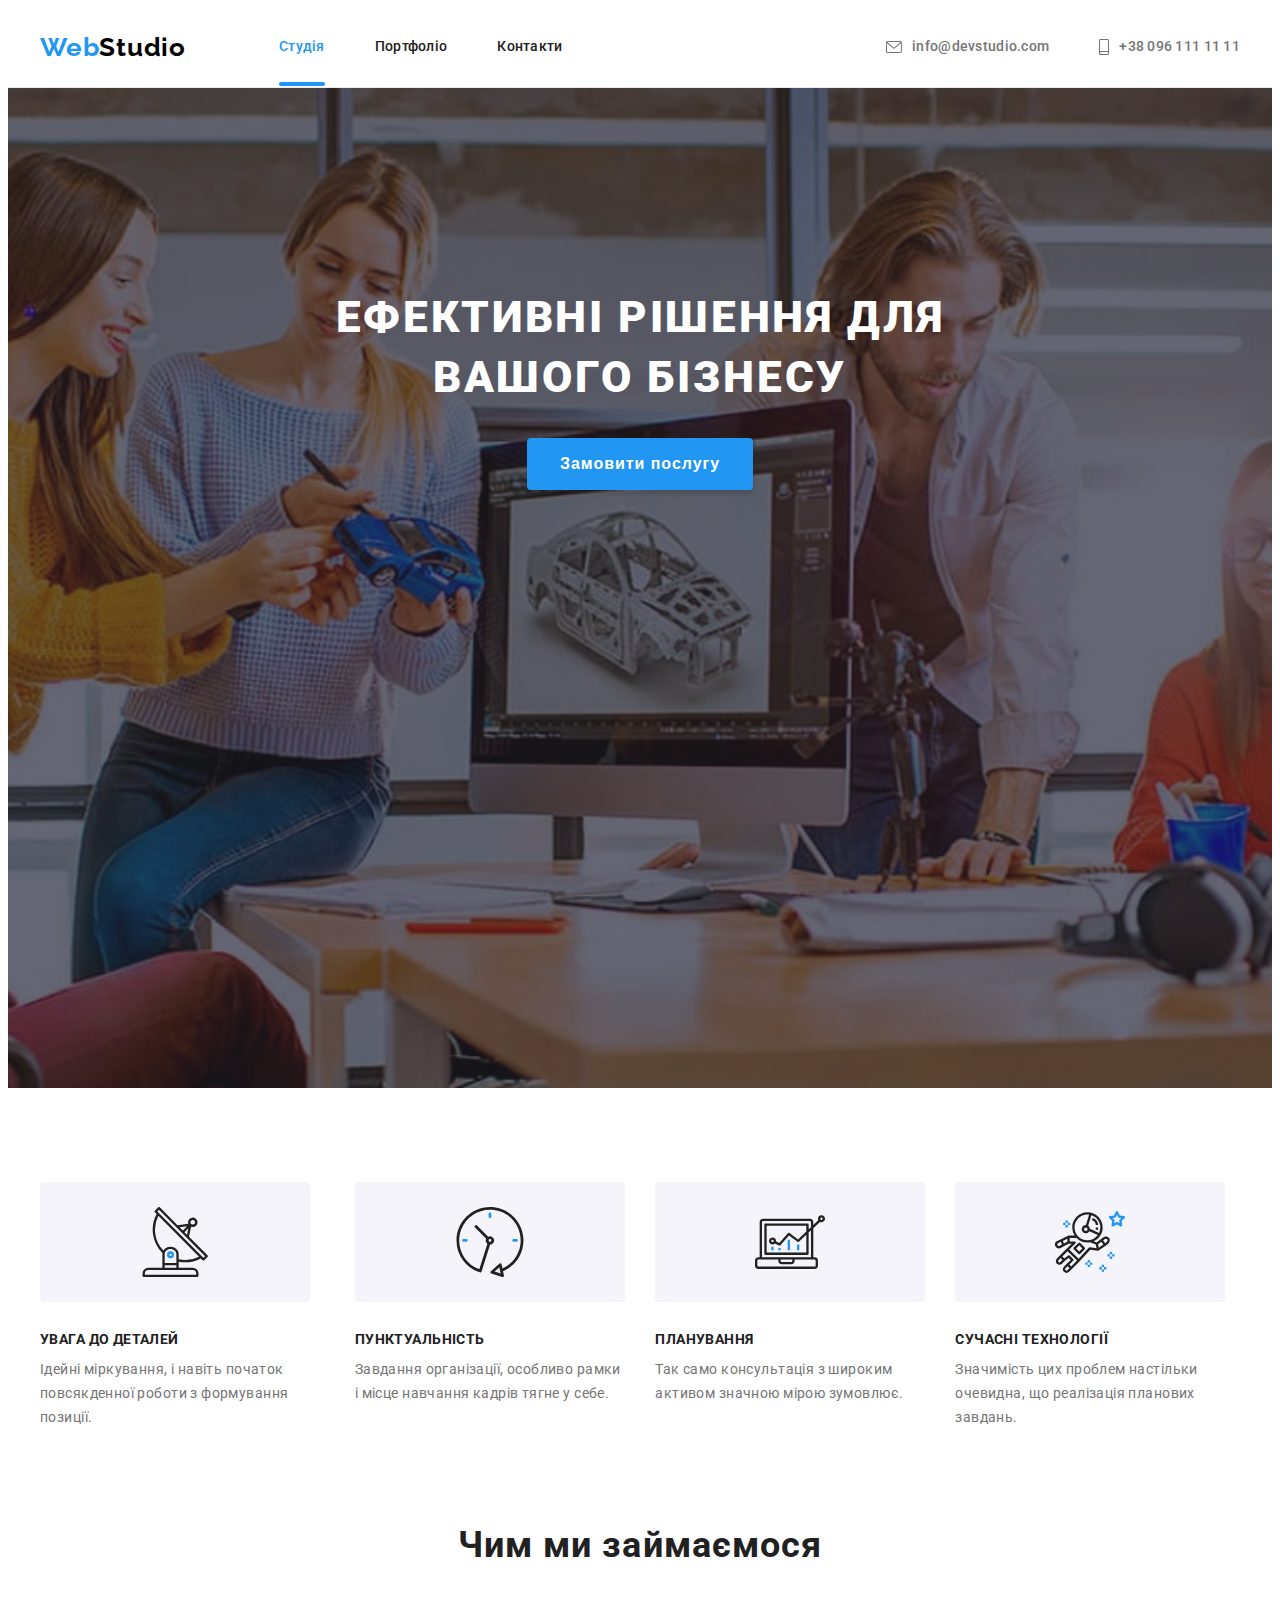
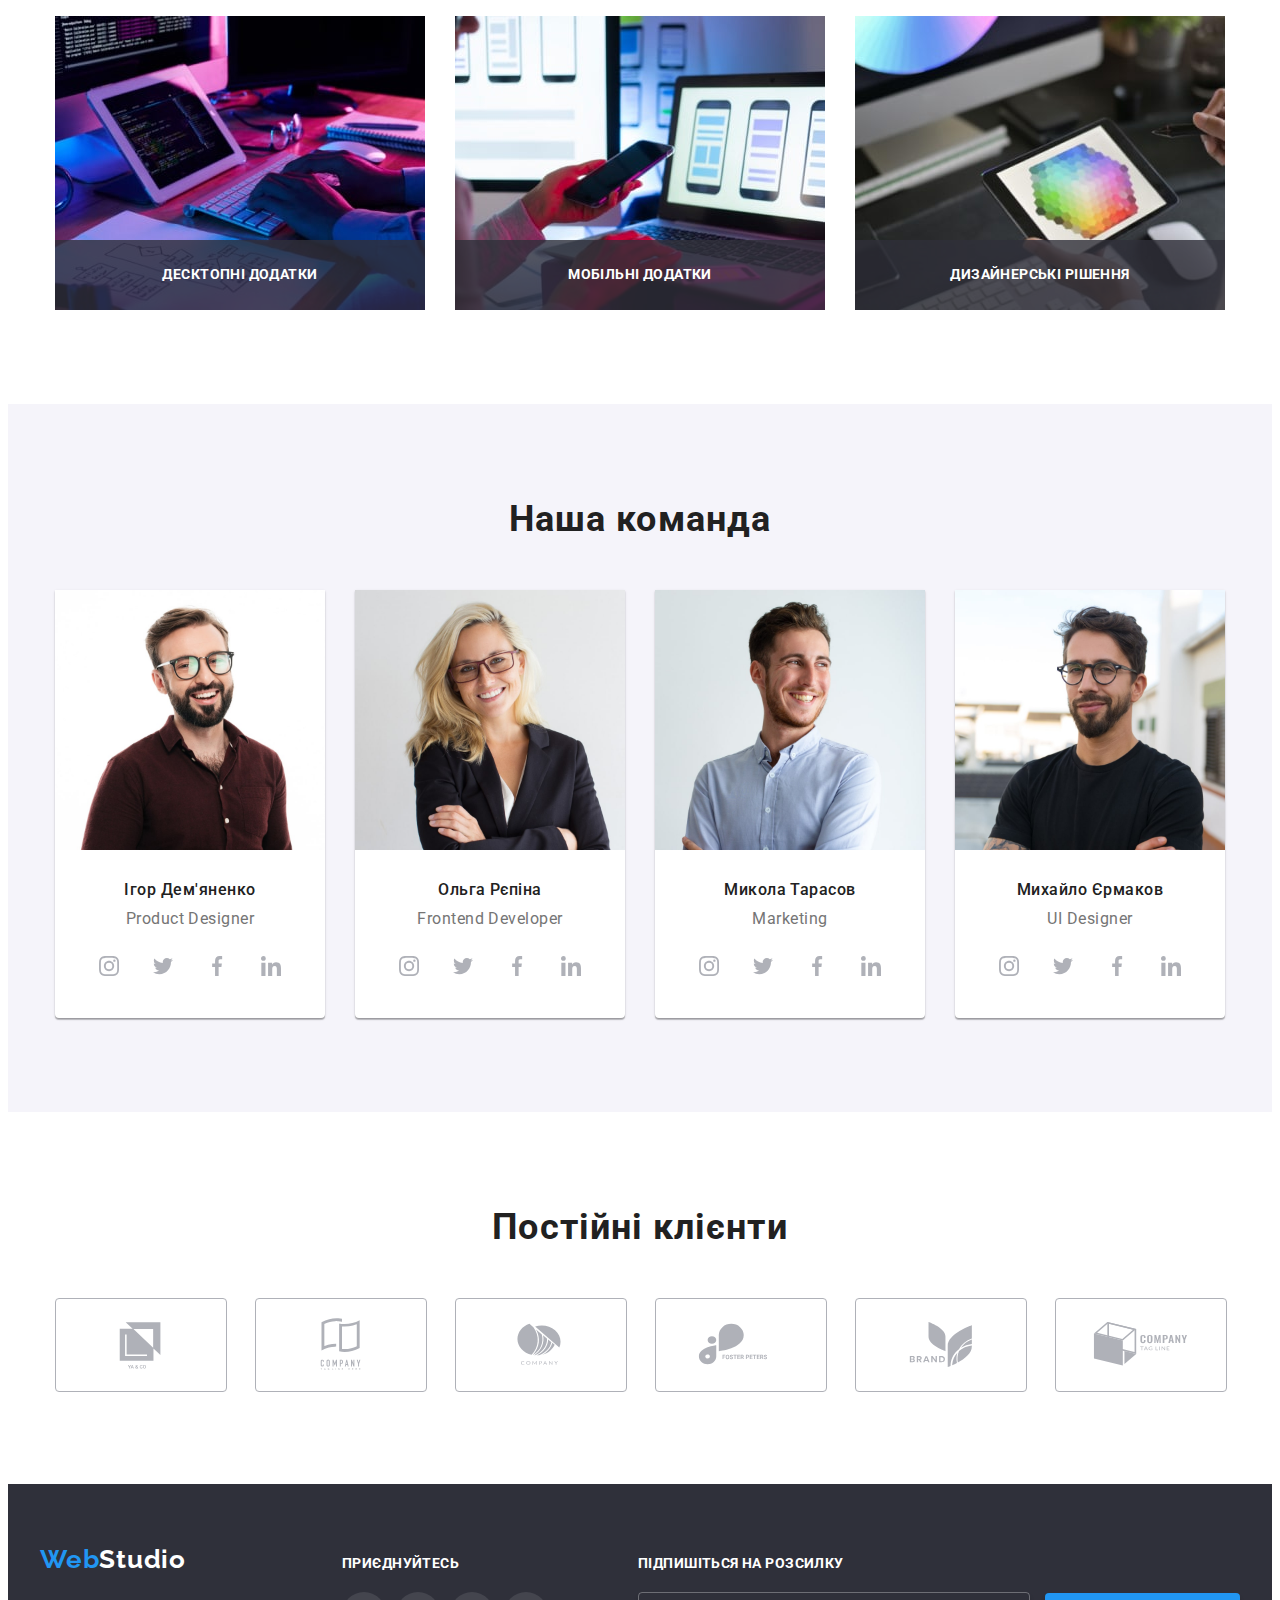
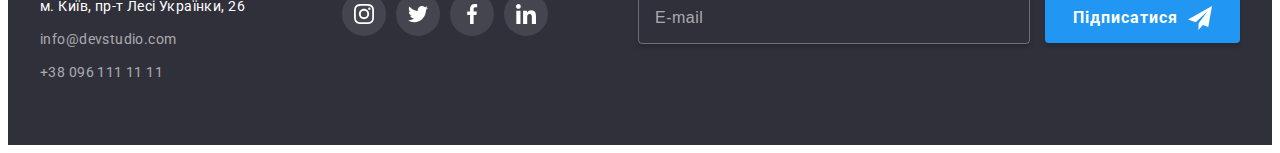
<file: index.html>
<!DOCTYPE html>
<html lang="uk">
  <head>
    <meta charset="UTF-8" />
    <meta http-equiv="X-UA-Compatible" content="IE=edge" />
    <meta name="viewport" content="width=device-width, initial-scale=1.0" />
    <title>Студія</title>

    <!-- fonts -->
    <link rel="preconnect" href="https://fonts.googleapis.com" />
    <link rel="preconnect" href="https://fonts.gstatic.com" crossorigin />
    <link
      href="https://fonts.googleapis.com/css2?family=Raleway:wght@700&family=Roboto:wght@400;500;700;900&display=swap"
      rel="stylesheet"
    />
    <!-- modern-normalize -->
    <link
      rel="stylesheet"
      href="https://cdnjs.cloudflare.com/ajax/libs/modern-normalize/1.1.0/modern-normalize.min.css"
      integrity="sha512-wpPYUAdjBVSE4KJnH1VR1HeZfpl1ub8YT/NKx4PuQ5NmX2tKuGu6U/JRp5y+Y8XG2tV+wKQpNHVUX03MfMFn9Q=="
      crossorigin="anonymous"
      referrerpolicy="no-referrer"
    />
    <!-- my stylesheet-->
    <link rel="stylesheet" href="./css/style.css" />
  </head>

  <body class="homepage">
    <header class="header">
      <div class="container header-container">
        <a class="link cite-logo header-logo" href="./index.html" rel="Студія" lang="en"
          ><span class="logo-accent">Web</span>Studio</a
        >
        <nav class="page-navigation">
          <ul class="page-navigation-list list">
            <li class="page-navigation-listitem">
              <a class="link navigation-link current" href="./index.html" rel="studio">Студія</a>
            </li>
            <li class="page-navigation-listitem">
              <a class="link navigation-link" href="./portfolio.html" rel="portfolio">Портфоліо</a>
            </li>
            <li class="page-navigation-listitem">
              <a class="link navigation-link" href="#" rel="contacts">Контакти</a>
            </li>
          </ul>
        </nav>

        <ul class="list header-contacts">
          <li class="header-contact-listitem">
            <a class="link header-contact-link" href="mailto:info@devstudio.com" rel="studio-mail">
              <svg class="icon icon--envelope">
                <use href="./images/icons.svg#icon-envelope"></use>
              </svg>
              <span>info@devstudio.com</span>
            </a>
          </li>
          <li class="header-contact-listitem">
            <a class="link header-contact-link" href="tel:+380961111111" rel="studio-phone-number"
              ><svg class="icon icon--smartphone">
                <use href="./images/icons.svg#icon-smartphone"></use>
              </svg>
              <span>+38 096 111 11 11</span></a
            >
          </li>
        </ul>
      </div>
    </header>

    <main>
      <section class="banner">
        <div class="container">
          <h1 class="banner__title main-title">Ефективні рішення для<br />вашого бізнесу</h1>
          <button class="banner__button button" type="button" data-modal-open>
            Замовити послугу
          </button>
        </div>
      </section>

      <section class="section peculiarities">
        <div class="container">
          <h2 class="peculiarities-title section-title visually-hidden">Особливості</h2>
          <ul class="list peculiarities-cards">
            <li class="peculiarity-card">
              <div class="peculiarity-card__thumb">
                <svg class="icon peculiarity-card__icon">
                  <use href="./images/icons.svg#icon-antenna"></use>
                </svg>
              </div>
              <h3 class="peculiarity-card-title">УВАГА ДО ДЕТАЛЕЙ</h3>
              <p>Ідейні міркування, і навіть початок повсякденної роботи з формування позиції.</p>
            </li>
            <li class="peculiarity-card">
              <div class="peculiarity-card__thumb">
                <svg class="icon peculiarity-card__icon">
                  <use href="./images/icons.svg#icon-clock"></use>
                </svg>
              </div>
              <h3 class="peculiarity-card-title">ПУНКТУАЛЬНІСТЬ</h3>
              <p>Завдання організації, особливо рамки і місце навчання кадрів тягне у себе.</p>
            </li>
            <li class="peculiarity-card">
              <div class="peculiarity-card__thumb">
                <svg class="icon peculiarity-card__icon">
                  <use href="./images/icons.svg#icon-diagram-on-laptop-screen"></use>
                </svg>
              </div>
              <h3 class="peculiarity-card-title">ПЛАНУВАННЯ</h3>
              <p>Так само консультація з широким активом значною мірою зумовлює.</p>
            </li>
            <li class="peculiarity-card">
              <div class="peculiarity-card__thumb">
                <svg class="icon peculiarity-card__icon">
                  <use href="./images/icons.svg#icon-astronaut"></use>
                </svg>
              </div>
              <h3 class="peculiarity-card-title">СУЧАСНІ ТЕХНОЛОГІЇ</h3>
              <p>Значимість цих проблем настільки очевидна, що реалізація планових завдань.</p>
            </li>
          </ul>
        </div>
      </section>

      <section class="section proficiencies">
        <div class="container">
          <h2 class="proficiencies-title section-title">Чим ми займаємося</h2>
          <ul class="list proficiencies-cards">
            <li class="proficiencies-card">
              <img
                alt="coding"
                width="370"
                src="./images/proficiencies/proficiency-first-min.jpg"
              />
              <p class="proficiencies-card-text">Десктопні додатки</p>
            </li>
            <li class="proficiencies-card">
              <img
                alt="user interface design"
                width="370"
                src="./images/proficiencies/proficiency-second-min.jpg"
              />
              <p class="proficiencies-card-text">Мобільні додатки</p>
            </li>
            <li class="proficiencies-card">
              <img
                alt="styling"
                width="370"
                src="./images/proficiencies/proficiency-third-min.jpg"
              />
              <p class="proficiencies-card-text">Дизайнерські рішення</p>
            </li>
          </ul>
        </div>
      </section>

      <section class="section team">
        <div class="container">
          <h2 class="team-title section-title">Наша команда</h2>
          <ul class="list team-cards">
            <li class="team-card">
              <img
                class="team-image"
                alt="Product Designer"
                width="270"
                src="./images/team/team-product-designer-min.jpg"
              />
              <div class="team-card-info">
                <h3 class="teamcard-name">Ігор Дем'яненко</h3>
                <p class="teamcard-job" lang="en">Product Designer</p>
                <ul class="social-network-contacts list">
                  <li class="social-network-contact">
                    <a
                      class="social-network-contact__link link"
                      href="#"
                      aria-label="Інстаграм профіль"
                      ><svg class="icon social-network-contact__icon" width="20" height="20">
                        <use
                          href="./images/icons.svg#icon-instagram"
                          width="100%"
                          height="100%"
                        ></use></svg
                    ></a>
                  </li>
                  <li class="social-network-contact">
                    <a
                      class="social-network-contact__link link"
                      href="#"
                      aria-label="Твіттер профіль"
                      ><svg class="icon social-network-contact__icon" width="20" height="20">
                        <use
                          href="./images/icons.svg#icon-twitter"
                          width="100%"
                          height="100%"
                        ></use></svg
                    ></a>
                  </li>
                  <li class="social-network-contact">
                    <a
                      class="social-network-contact__link link"
                      href="#"
                      aria-label="Фейсбук профіль"
                      ><svg class="icon social-network-contact__icon" width="20" height="20">
                        <use
                          href="./images/icons.svg#icon-facebook"
                          width="100%"
                          height="100%"
                        ></use></svg
                    ></a>
                  </li>
                  <li class="social-network-contact">
                    <a
                      class="social-network-contact__link link"
                      href="#"
                      aria-label="Лінкедін профіль"
                      ><svg class="icon social-network-contact__icon" width="20" height="20">
                        <use
                          href="./images/icons.svg#icon-linkedin"
                          width="100%"
                          height="100%"
                        ></use></svg
                    ></a>
                  </li>
                </ul>
              </div>
            </li>
            <li class="team-card">
              <img
                class="team-image"
                alt="Frontend Developer"
                width="270"
                src="./images/team/team-frontend-developer-min.jpg"
              />
              <div class="team-card-info">
                <h3 class="teamcard-name">Ольга Рєпіна</h3>
                <p class="teamcard-job" lang="en">Frontend Developer</p>
                <ul class="social-network-contacts list">
                  <li class="social-network-contact">
                    <a
                      class="social-network-contact__link link"
                      href="#"
                      aria-label="Інстаграм профіль"
                      ><svg class="icon social-network-contact__icon" width="20" height="20">
                        <use
                          href="./images/icons.svg#icon-instagram"
                          width="100%"
                          height="100%"
                        ></use></svg
                    ></a>
                  </li>
                  <li class="social-network-contact">
                    <a
                      class="social-network-contact__link link"
                      href="#"
                      aria-label="Твіттер профіль"
                      ><svg class="icon social-network-contact__icon" width="20" height="20">
                        <use
                          href="./images/icons.svg#icon-twitter"
                          width="100%"
                          height="100%"
                        ></use></svg
                    ></a>
                  </li>
                  <li class="social-network-contact">
                    <a
                      class="social-network-contact__link link"
                      href="#"
                      aria-label="Фейсбук профіль"
                      ><svg class="icon social-network-contact__icon" width="20" height="20">
                        <use
                          href="./images/icons.svg#icon-facebook"
                          width="100%"
                          height="100%"
                        ></use></svg
                    ></a>
                  </li>
                  <li class="social-network-contact">
                    <a
                      class="social-network-contact__link link"
                      href="#"
                      aria-label="Лінкедін профіль"
                      ><svg class="icon social-network-contact__icon" width="20" height="20">
                        <use
                          href="./images/icons.svg#icon-linkedin"
                          width="100%"
                          height="100%"
                        ></use></svg
                    ></a>
                  </li>
                </ul>
              </div>
            </li>
            <li class="team-card">
              <img
                class="team-image"
                alt="Marketing"
                width="270"
                src="./images/team/team-marketing-min.jpg"
              />
              <div class="team-card-info">
                <h3 class="teamcard-name">Микола Тарасов</h3>
                <p class="teamcard-job" lang="en">Marketing</p>
                <ul class="social-network-contacts list">
                  <li class="social-network-contact">
                    <a
                      class="social-network-contact__link link"
                      href="#"
                      aria-label="Інстаграм профіль"
                      ><svg class="icon social-network-contact__icon" width="20" height="20">
                        <use
                          href="./images/icons.svg#icon-instagram"
                          width="100%"
                          height="100%"
                        ></use></svg
                    ></a>
                  </li>
                  <li class="social-network-contact">
                    <a
                      class="social-network-contact__link link"
                      href="#"
                      aria-label="Твіттер профіль"
                      ><svg class="icon social-network-contact__icon" width="20" height="20">
                        <use
                          href="./images/icons.svg#icon-twitter"
                          width="100%"
                          height="100%"
                        ></use></svg
                    ></a>
                  </li>
                  <li class="social-network-contact">
                    <a
                      class="social-network-contact__link link"
                      href="#"
                      aria-label="Фейсбук профіль"
                      ><svg class="icon social-network-contact__icon" width="20" height="20">
                        <use
                          href="./images/icons.svg#icon-facebook"
                          width="100%"
                          height="100%"
                        ></use></svg
                    ></a>
                  </li>
                  <li class="social-network-contact">
                    <a
                      class="social-network-contact__link link"
                      href="#"
                      aria-label="Лінкедін профіль"
                      ><svg class="icon social-network-contact__icon" width="20" height="20">
                        <use
                          href="./images/icons.svg#icon-linkedin"
                          width="100%"
                          height="100%"
                        ></use></svg
                    ></a>
                  </li>
                </ul>
              </div>
            </li>
            <li class="team-card">
              <img
                class="team-image"
                alt="UI Designer"
                width="270"
                src="./images/team/team-ui-designer-min.jpg"
              />
              <div class="team-card-info">
                <h3 class="teamcard-name">Михайло Єрмаков</h3>
                <p class="teamcard-job" lang="en">UI Designer</p>
                <ul class="social-network-contacts list">
                  <li class="social-network-contact">
                    <a
                      class="social-network-contact__link link"
                      href="#"
                      aria-label="Інстаграм профіль"
                      ><svg class="icon social-network-contact__icon" width="20" height="20">
                        <use
                          href="./images/icons.svg#icon-instagram"
                          width="100%"
                          height="100%"
                        ></use></svg
                    ></a>
                  </li>
                  <li class="social-network-contact">
                    <a
                      class="social-network-contact__link link"
                      href="#"
                      aria-label="Твіттер профіль"
                      ><svg class="icon social-network-contact__icon" width="20" height="20">
                        <use
                          href="./images/icons.svg#icon-twitter"
                          width="100%"
                          height="100%"
                        ></use></svg
                    ></a>
                  </li>
                  <li class="social-network-contact">
                    <a
                      class="social-network-contact__link link"
                      href="#"
                      aria-label="Фейсбук профіль"
                      ><svg class="icon social-network-contact__icon" width="20" height="20">
                        <use
                          href="./images/icons.svg#icon-facebook"
                          width="100%"
                          height="100%"
                        ></use></svg
                    ></a>
                  </li>
                  <li class="social-network-contact">
                    <a
                      class="social-network-contact__link link"
                      href="#"
                      aria-label="Лінкедін профіль"
                      ><svg class="icon social-network-contact__icon" width="20" height="20">
                        <use
                          href="./images/icons.svg#icon-linkedin"
                          width="100%"
                          height="100%"
                        ></use></svg
                    ></a>
                  </li>
                </ul>
              </div>
            </li>
          </ul>
        </div>
      </section>

      <section class="regular-customers section">
        <div class="container">
          <h2 class="regular-customers__title section-title">Постійні клієнти</h2>
          <ul class="regular-customers__list list">
            <li class="regular-customers__listitem">
              <a class="regular-customers__link" href="#" aria-label="Перший клієнт">
                <svg class="regular-customers__icon icon" width="106" height="60">
                  <use href="./images/icons.svg#icon-first-customer"></use>
                </svg>
              </a>
            </li>
            <li class="regular-customers__listitem">
              <a class="regular-customers__link" href="#" aria-label="Перший клієнт">
                <svg class="regular-customers__icon icon" width="106" height="60">
                  <use href="./images/icons.svg#icon-second-customer"></use>
                </svg>
              </a>
            </li>
            <li class="regular-customers__listitem">
              <a class="regular-customers__link" href="#" aria-label="Перший клієнт">
                <svg class="regular-customers__icon icon" width="106" height="60">
                  <use href="./images/icons.svg#icon-third-customer"></use>
                </svg>
              </a>
            </li>
            <li class="regular-customers__listitem">
              <a class="regular-customers__link" href="#" aria-label="Перший клієнт">
                <svg class="regular-customers__icon icon" width="106" height="60">
                  <use href="./images/icons.svg#icon-fourth-customer"></use>
                </svg>
              </a>
            </li>
            <li class="regular-customers__listitem">
              <a class="regular-customers__link" href="#" aria-label="Перший клієнт">
                <svg class="regular-customers__icon icon" width="106" height="60">
                  <use href="./images/icons.svg#icon-fifth-customer"></use>
                </svg>
              </a>
            </li>
            <li class="regular-customers__listitem">
              <a class="regular-customers__link" href="#" aria-label="Перший клієнт">
                <svg class="regular-customers__icon icon" width="106" height="60">
                  <use href="./images/icons.svg#icon-sixth-customer"></use>
                </svg>
              </a>
            </li>
          </ul>
        </div>
      </section>
    </main>

    <footer class="footer">
      <div class="container footer__container">
        <div class="footer__logo-and-address">
          <h3 class="visually-hidden">Логотип та адреса</h3>
          <a class="link cite-logo footer-logo" href="./index.html" rel="Студія" lang="en"
            ><span class="logo-accent">Web</span>Studio</a
          >
          <address class="footer-address">
            <ul class="list footer-address-list">
              <li class="footer-address-listitem">
                <a
                  class="link footer-location"
                  href="https://goo.gl/maps/gvpNCCm3hSawrAU8A"
                  rel="studio-address-google-maps"
                  target="_blank"
                  >м. Київ, пр-т Лесі Українки, 26</a
                >
              </li>
              <li class="footer-address-listitem">
                <a
                  class="link footer-email"
                  href="mailto:info@devstudio.com"
                  rel="studio-mail"
                  target="_blank"
                  >info@devstudio.com</a
                >
              </li>
              <li class="footer-address-listitem">
                <a
                  class="link footer-phonenumber"
                  href="tel:+380961111111"
                  rel="studio-phone-number"
                  target="_blank"
                >
                  +38 096 111 11 11
                </a>
              </li>
            </ul>
          </address>
        </div>
        <div class="footer__social">
          <h3 class="social-title">Приєднуйтесь</h3>
          <ul class="social-network-contacts list">
            <li class="social-network-contact">
              <a
                class="social-network-contact__link social-network-contact__link--footer link"
                href="#"
                aria-label="Інстаграм профіль"
                ><svg class="icon social-network-contact__icon" width="20" height="20">
                  <use
                    href="./images/icons.svg#icon-instagram"
                    width="100%"
                    height="100%"
                  ></use></svg
              ></a>
            </li>
            <li class="social-network-contact">
              <a
                class="social-network-contact__link social-network-contact__link--footer link"
                href="#"
                aria-label="Твіттер профіль"
                ><svg class="icon social-network-contact__icon" width="20" height="20">
                  <use href="./images/icons.svg#icon-twitter" width="100%" height="100%"></use></svg
              ></a>
            </li>
            <li class="social-network-contact">
              <a
                class="social-network-contact__link social-network-contact__link--footer link"
                href="#"
                aria-label="Фейсбук профіль"
                ><svg class="icon social-network-contact__icon" width="20" height="20">
                  <use
                    href="./images/icons.svg#icon-facebook"
                    width="100%"
                    height="100%"
                  ></use></svg
              ></a>
            </li>
            <li class="social-network-contact">
              <a
                class="social-network-contact__link social-network-contact__link--footer link"
                href="#"
                aria-label="Лінкедін профіль"
                ><svg class="icon social-network-contact__icon" width="20" height="20">
                  <use
                    href="./images/icons.svg#icon-linkedin"
                    width="100%"
                    height="100%"
                  ></use></svg
              ></a>
            </li>
          </ul>
        </div>
        <form class="footer__form">
          <label for="footer__input" class="footer__label"> Підпишіться на розсилку</label>
          <input
            type="email"
            id="footer__input"
            placeholder="E-mail"
            required
            name="subscriber-email"
            pattern="^[^@\s]+@[^@\s]+\.[^@\s]+$"
            title="Введіть правильно поштову адресу: example@gmail.com"
          />
          <button type="submit" class="button button--submit footer__submit-button">
            <span class="footer__submit-button-text">Підписатися</span>
            <svg class="icon footer__submit-button-svg" width="24" height="24">
              <use href="./images/icons.svg#icon-send"></use>
            </svg>
          </button>
        </form>
      </div>
    </footer>

    <div class="modal is-hidden" data-modal>
      <div class="modal__window">
        <button class="modal__close-button button" type="button">
          <svg class="icon modal__close-icon" width="18" height="18" data-modal-close>
            <use href="./images/icons.svg#icon-close"></use>
          </svg>
        </button>
        <form class="modal__form">
          <p class="modal__top-text">Залиште свої дані, ми вам передзвонимо</p>
          <label class="modal__label">
            Ім'я
            <span class="modal__input-wrapper">
              <input
                type="text"
                class="modal__input modal__input--rectangle"
                required
                autofocus
                name="customer-name"
              />
              <svg class="icon modal__input-svg" width="12" height="12">
                <use href="./images/icons.svg#icon-person"></use>
              </svg>
            </span>
          </label>
          <label class="modal__label">
            Телефон
            <span class="modal__input-wrapper">
              <input
                type="tel"
                class="modal__input modal__input--rectangle"
                required
                name="customer-phone"
                pattern="[0-9]{3}-[0-9]{3}-[0-9]{2}-[0-9]{2}"
                title="Введіть правильно номер телефону: 111-111-11-11"
              />
              <svg class="icon modal__input-svg" width="13" height="13">
                <use href="./images/icons.svg#icon-phone-tube"></use>
              </svg>
            </span>
          </label>
          <label class="modal__label">
            Пошта
            <span class="modal__input-wrapper">
              <input
                type="email"
                class="modal__input modal__input--rectangle"
                required
                name="customer-email"
                pattern="^[^@\s]+@[^@\s]+\.[^@\s]+$"
                title="Введіть правильно поштову адресу: example@gmail.com"
              />
              <svg class="icon modal__input-svg" width="15" height="12">
                <use href="./images/icons.svg#icon-email-envelope"></use>
              </svg>
            </span>
          </label>
          <label class="modal__label">
            Коментар
            <textarea
              class="modal__input modal__input--textarea"
              name="customer-comment"
              placeholder="Введіть текст"
            ></textarea>
          </label>
          <label class="modal__checkbox-label">
            <input
              type="checkbox"
              class="modal__checkbox visually-hidden"
              value="agree-with-conditions"
              required
            />
            <svg class="icon modal__custom-checkbox" width="16" height="16">
              <use
                class="modal__custom-checkbox-icon"
                href="./images/icons.svg#icon-checkbox"
              ></use>
            </svg>
            <span class="modal__checkbox-label-text">
              Погоджуюся з розсилкою та приймаю
              <a href="#" class="link modal__checkbox-label-link">Умови договору</a>
            </span>
          </label>
          <button type="submit" class="button button--submit modal__submit-button">
            Відправити
          </button>
        </form>
      </div>
    </div>
    <script src="./js/modal.js"></script>
  </body>
</html>
</file>
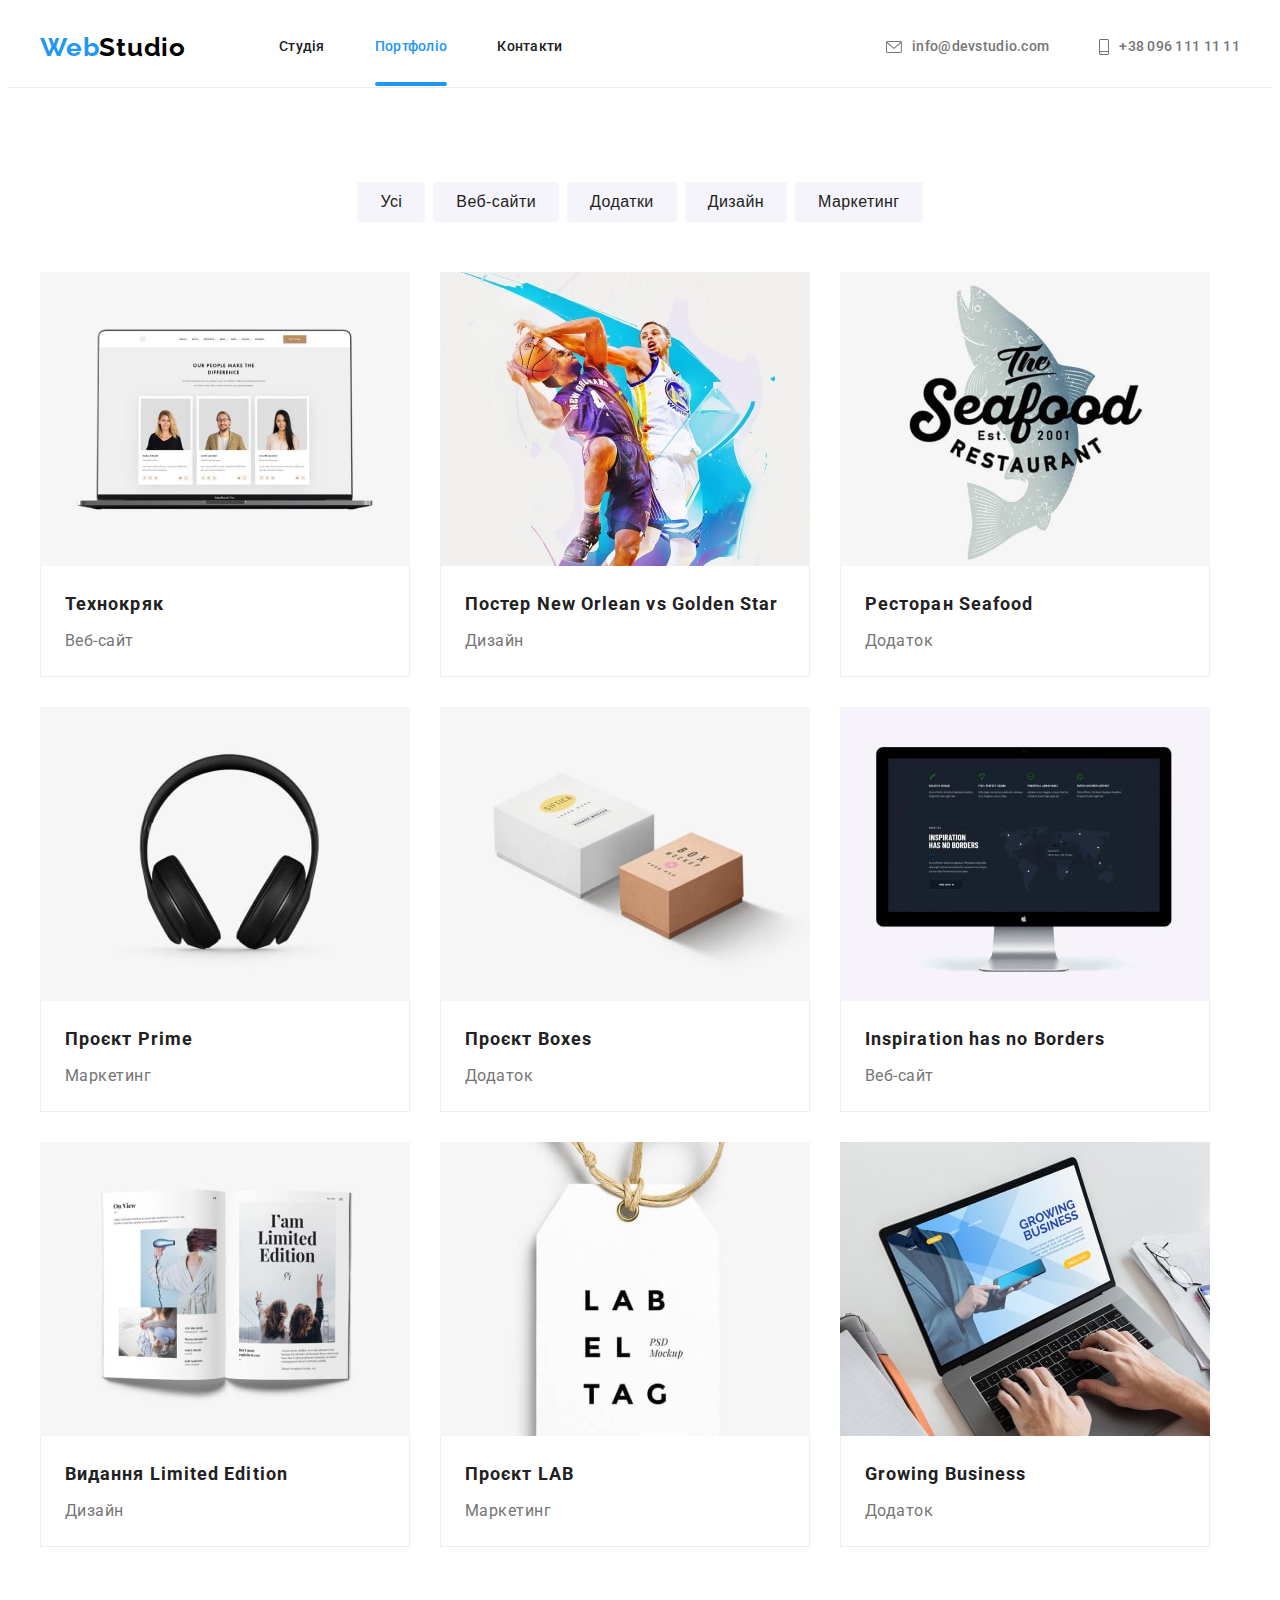
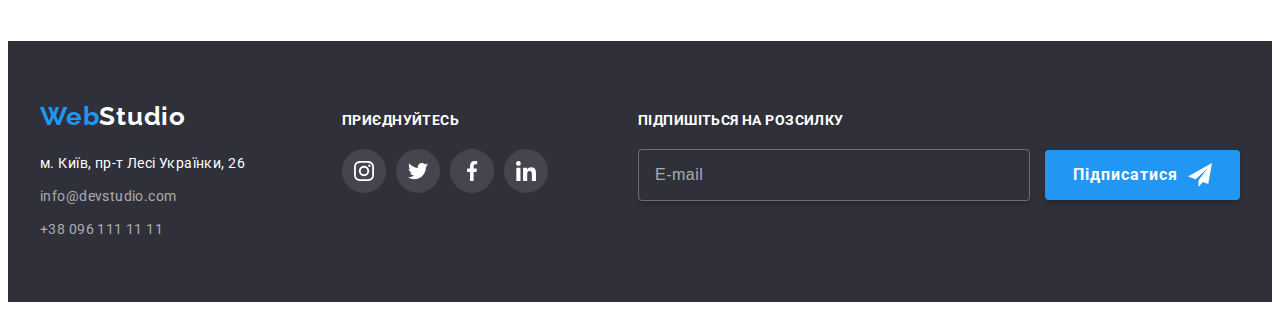
<file: portfolio.html>
<!DOCTYPE html>
<html lang="uk">
  <head>
    <meta charset="UTF-8" />
    <meta http-equiv="X-UA-Compatible" content="IE=edge" />
    <meta name="viewport" content="width=device-width, initial-scale=1.0" />
    <title>Портфоліо</title>

    <!-- fonts -->
    <link rel="preconnect" href="https://fonts.googleapis.com" />
    <link rel="preconnect" href="https://fonts.gstatic.com" crossorigin />
    <link
      href="https://fonts.googleapis.com/css2?family=Raleway:wght@700&family=Roboto:wght@400;500;700;900&display=swap"
      rel="stylesheet"
    />
    <!-- modern-normalize -->
    <link
      rel="stylesheet"
      href="https://cdnjs.cloudflare.com/ajax/libs/modern-normalize/1.1.0/modern-normalize.min.css"
      integrity="sha512-wpPYUAdjBVSE4KJnH1VR1HeZfpl1ub8YT/NKx4PuQ5NmX2tKuGu6U/JRp5y+Y8XG2tV+wKQpNHVUX03MfMFn9Q=="
      crossorigin="anonymous"
      referrerpolicy="no-referrer"
    />
    <!-- my stylesheet-->
    <link rel="stylesheet" href="./css/style.css" />
  </head>

  <body class="portfolio">
    <header class="header">
      <div class="container header-container">
        <a class="link cite-logo header-logo" href="./index.html" rel="Студія" lang="en"
          ><span class="logo-accent">Web</span>Studio</a
        >
        <nav class="page-navigation">
          <ul class="page-navigation-list list">
            <li class="page-navigation-listitem">
              <a class="link navigation-link" href="./index.html" rel="studio">Студія</a>
            </li>
            <li class="page-navigation-listitem">
              <a class="link navigation-link current" href="./portfolio.html" rel="portfolio"
                >Портфоліо</a
              >
            </li>
            <li class="page-navigation-listitem">
              <a class="link navigation-link" href="#" rel="contacts">Контакти</a>
            </li>
          </ul>
        </nav>

        <ul class="list header-contacts">
          <li class="header-contact-listitem">
            <a class="link header-contact-link" href="mailto:info@devstudio.com" rel="studio-mail">
              <svg class="icon icon--envelope">
                <use href="./images/icons.svg#icon-envelope"></use>
              </svg>
              <span>info@devstudio.com</span>
            </a>
          </li>
          <li class="header-contact-listitem">
            <a class="link header-contact-link" href="tel:+380961111111" rel="studio-phone-number"
              ><svg class="icon icon--smartphone">
                <use href="./images/icons.svg#icon-smartphone"></use>
              </svg>
              <span>+38 096 111 11 11</span></a
            >
          </li>
        </ul>
      </div>
    </header>

    <main>
      <!-- Section contains list of studio`s projects with filter pannel-->
      <section class="section">
        <div class="container">
          <h1 class="section-title visually-hidden">Проекти</h1>

          <!-- filter pannel-->
          <ul class="list filters">
            <li class="filter">
              <button class="button filter-button" type="button">Усі</button>
            </li>
            <li class="filter">
              <button class="button filter-button" type="button">Веб-сайти</button>
            </li>
            <li class="filter">
              <button class="button filter-button" type="button">Додатки</button>
            </li>
            <li class="filter">
              <button class="button filter-button" type="button">Дизайн</button>
            </li>
            <li class="filter">
              <button class="button filter-button" type="button">Маркетинг</button>
            </li>
          </ul>

          <!-- list of studio's projects-->
          <ul class="list projects">
            <li class="project">
              <a href="#" class="link project-imageref">
                <img
                  class="project-image"
                  src="./images/projects/project-technokrjack-min.jpg"
                  alt="Технокряк"
                  width="370"
                />
                <div class="project-info">
                  <h2 class="project-title">Технокряк</h2>
                  <p class="project-type">Веб-сайт</p>
                </div>
                <p class="project-description">
                  Ресурс пропонує комплексні пропозиції з різним рівнем функціоналу та сервісів. Все
                  це дозволить відвідувачу отримати вичерпні відомості про компанію чи приватну
                  особу.
                </p>
              </a>
            </li>

            <li class="project">
              <a href="#" class="link project-imageref">
                <img
                  class="project-image"
                  src="./images/projects/project-new-orlean-min.jpg"
                  alt="Постер New Orlean vs Golden Star"
                  width="370"
                />
                <div class="project-info">
                  <h2 class="project-title" lang="en">Постер New Orlean vs Golden Star</h2>
                  <p class="project-type">Дизайн</p>
                </div>
                <p class="project-description">
                  Ресурс пропонує комплексні пропозиції з різним рівнем функціоналу та сервісів. Все
                  це дозволить відвідувачу отримати вичерпні відомості про компанію чи приватну
                  особу.
                </p>
              </a>
            </li>

            <li class="project">
              <a href="#" class="link project-imageref">
                <img
                  class="project-image"
                  src="./images/projects/project-seafood-min.jpg"
                  alt="Ресторан Seafood"
                  width="370"
                />
                <div class="project-info">
                  <h2 class="project-title">Ресторан Seafood</h2>
                  <p class="project-type">Додаток</p>
                </div>
                <p class="project-description">
                  Ресурс пропонує комплексні пропозиції з різним рівнем функціоналу та сервісів. Все
                  це дозволить відвідувачу отримати вичерпні відомості про компанію чи приватну
                  особу.
                </p>
              </a>
            </li>

            <li class="project">
              <a href="#" class="link project-imageref">
                <img
                  class="project-image"
                  src="./images/projects/project-prime-min.jpg"
                  alt="Проєкт Prime"
                  width="370"
                />
                <div class="project-info">
                  <h2 class="project-title">Проєкт Prime</h2>
                  <p class="project-type">Маркетинг</p>
                </div>
                <p class="project-description">
                  Ресурс пропонує комплексні пропозиції з різним рівнем функціоналу та сервісів. Все
                  це дозволить відвідувачу отримати вичерпні відомості про компанію чи приватну
                  особу.
                </p>
              </a>
            </li>

            <li class="project">
              <a href="#" class="link project-imageref">
                <img
                  class="project-image"
                  src="./images/projects/project-boxes-min.jpg"
                  alt="Проєкт Boxes"
                  width="370"
                />
                <div class="project-info">
                  <h2 class="project-title">Проєкт Boxes</h2>
                  <p class="project-type">Додаток</p>
                </div>
                <p class="project-description">
                  Ресурс пропонує комплексні пропозиції з різним рівнем функціоналу та сервісів. Все
                  це дозволить відвідувачу отримати вичерпні відомості про компанію чи приватну
                  особу.
                </p>
              </a>
            </li>

            <li class="project">
              <a href="#" class="link project-imageref">
                <img
                  class="project-image"
                  src="./images/projects/project-inspiration-min.jpg"
                  alt="Inspiration has no Borders"
                  width="370"
                />
                <div class="project-info">
                  <h2 class="project-title" lang="en">Inspiration has no Borders</h2>
                  <p class="project-type">Веб-сайт</p>
                </div>
                <p class="project-description">
                  Ресурс пропонує комплексні пропозиції з різним рівнем функціоналу та сервісів. Все
                  це дозволить відвідувачу отримати вичерпні відомості про компанію чи приватну
                  особу.
                </p>
              </a>
            </li>

            <li class="project">
              <a href="#" class="link project-imageref">
                <img
                  class="project-image"
                  src="./images/projects/project-limited-edition-min.jpg"
                  alt="Видання Limited Edition"
                  width="370"
                />
                <div class="project-info">
                  <h2 class="project-title">Видання Limited Edition</h2>
                  <p class="project-type">Дизайн</p>
                </div>
                <p class="project-description">
                  Ресурс пропонує комплексні пропозиції з різним рівнем функціоналу та сервісів. Все
                  це дозволить відвідувачу отримати вичерпні відомості про компанію чи приватну
                  особу.
                </p>
              </a>
            </li>

            <li class="project">
              <a href="#" class="link project-imageref">
                <img
                  class="project-image"
                  src="./images/projects/project-lab-min.jpg"
                  alt="Проєкт LAB"
                  width="370"
                />
                <div class="project-info">
                  <h2 class="project-title">Проєкт LAB</h2>
                  <p class="project-type">Маркетинг</p>
                </div>
                <p class="project-description">
                  Ресурс пропонує комплексні пропозиції з різним рівнем функціоналу та сервісів. Все
                  це дозволить відвідувачу отримати вичерпні відомості про компанію чи приватну
                  особу.
                </p>
              </a>
            </li>

            <li class="project">
              <a href="#" class="link project-imageref">
                <img
                  class="project-image"
                  src="./images/projects/project-business-min.jpg"
                  alt="Growing Business Додаток"
                  width="370"
                />
                <div class="project-info">
                  <h2 class="project-title" lang="en">Growing Business</h2>
                  <p class="project-type">Додаток</p>
                </div>
                <p class="project-description">
                  Ресурс пропонує комплексні пропозиції з різним рівнем функціоналу та сервісів. Все
                  це дозволить відвідувачу отримати вичерпні відомості про компанію чи приватну
                  особу.
                </p>
              </a>
            </li>
          </ul>
        </div>
      </section>
    </main>

    <footer class="footer">
      <div class="container footer__container">
        <div class="footer__logo-and-address">
          <h3 class="visually-hidden">Логотип та адреса</h3>
          <a class="link cite-logo footer-logo" href="./index.html" rel="Студія" lang="en"
            ><span class="logo-accent">Web</span>Studio</a
          >
          <address class="footer-address">
            <ul class="list footer-address-list">
              <li class="footer-address-listitem">
                <a
                  class="link footer-location"
                  href="https://goo.gl/maps/gvpNCCm3hSawrAU8A"
                  rel="studio-address-google-maps"
                  target="_blank"
                  >м. Київ, пр-т Лесі Українки, 26</a
                >
              </li>
              <li class="footer-address-listitem">
                <a
                  class="link footer-email"
                  href="mailto:info@devstudio.com"
                  rel="studio-mail"
                  target="_blank"
                  >info@devstudio.com</a
                >
              </li>
              <li class="footer-address-listitem">
                <a
                  class="link footer-phonenumber"
                  href="tel:+380961111111"
                  rel="studio-phone-number"
                  target="_blank"
                >
                  +38 096 111 11 11
                </a>
              </li>
            </ul>
          </address>
        </div>
        <div class="footer__social">
          <h3 class="social-title">Приєднуйтесь</h3>
          <ul class="social-network-contacts list">
            <li class="social-network-contact">
              <a
                class="social-network-contact__link social-network-contact__link--footer link"
                href="#"
                aria-label="Інстаграм профіль"
                ><svg class="icon social-network-contact__icon" width="20" height="20">
                  <use
                    href="./images/icons.svg#icon-instagram"
                    width="100%"
                    height="100%"
                  ></use></svg
              ></a>
            </li>
            <li class="social-network-contact">
              <a
                class="social-network-contact__link social-network-contact__link--footer link"
                href="#"
                aria-label="Твіттер профіль"
                ><svg class="icon social-network-contact__icon" width="20" height="20">
                  <use href="./images/icons.svg#icon-twitter" width="100%" height="100%"></use></svg
              ></a>
            </li>
            <li class="social-network-contact">
              <a
                class="social-network-contact__link social-network-contact__link--footer link"
                href="#"
                aria-label="Фейсбук профіль"
                ><svg class="icon social-network-contact__icon" width="20" height="20">
                  <use
                    href="./images/icons.svg#icon-facebook"
                    width="100%"
                    height="100%"
                  ></use></svg
              ></a>
            </li>
            <li class="social-network-contact">
              <a
                class="social-network-contact__link social-network-contact__link--footer link"
                href="#"
                aria-label="Лінкедін профіль"
                ><svg class="icon social-network-contact__icon" width="20" height="20">
                  <use
                    href="./images/icons.svg#icon-linkedin"
                    width="100%"
                    height="100%"
                  ></use></svg
              ></a>
            </li>
          </ul>
        </div>
        <form class="footer__form">
          <label for="footer__input" class="footer__label"> Підпишіться на розсилку</label>
          <input
            type="email"
            id="footer__input"
            placeholder="E-mail"
            required
            name="subscriber-email"
            pattern="^[^@\s]+@[^@\s]+\.[^@\s]+$"
            title="Введіть правильно поштову адресу: example@gmail.com"
          />
          <button type="submit" class="button button--submit footer__submit-button">
            <span class="footer__submit-button-text">Підписатися</span>
            <svg class="icon footer__submit-button-svg" width="24" height="24">
              <use href="./images/icons.svg#icon-send"></use>
            </svg>
          </button>
        </form>
      </div>
    </footer>
  </body>
</html>
</file>
<file: css/style.css>
/* Reset styles */
h1,
h2,
h3,
h4,
h5,
h6,
p {
  margin-top: 0;
  margin-bottom: 0;
}

ul,
ol {
  margin-top: 0;
  margin-bottom: 0;
  padding-left: 0;
}

img {
  display: block;

  max-width: 100%;
  height: auto;
}

.list {
  list-style: none;
}

.link {
  text-decoration: none;
}

.button {
  cursor: pointer;
  border: none;
  padding: 0;
}

/*--------------------*/

/* Defining variables */
:root {
  --accent-color: #2196f3;
  --text-color: #757575;
  --title-text-color: #212121;
  --filter-button-text-color: #212121;
  --banner-text-color: #fff;
  --footer-text-color: #fff;
  --footer-mail-and-phone-color: rgba(255, 255, 255, 0.6);

  --primary-page-background-color: #fff;
  --accent-background-color: #2f303a;
  --team-section-background-color: #f5f4fa;
  --filter-button-background-color: #f5f4fa;
  --peculiarities-icon-background-color: #f5f4fa;

  --banner-overlay: linear-gradient(to right, rgba(47, 48, 58, 0.4), rgba(47, 48, 58, 0.4));

  --main-font-family: 'Roboto', sans-serif;
  --logo-font-family: 'Raleway', sans-serif;

  --project-description-picture-height: 294px;
}
/*--------------------*/

body {
  background-color: var(--primary-page-background-color);
  color: var(--text-color);
  font-family: var(--main-font-family);
  font-size: 14px;
  line-height: 1.71;
  letter-spacing: 0.03em;
}

/* Components */
.container {
  width: 1200px;
  margin-left: auto;
  margin-right: auto;
  padding: 0 15px;
}

.button--submit {
  display: inline-flex;
  justify-content: center;
  align-items: center;
  padding-top: 10px;
  padding-bottom: 10px;

  background-color: var(--accent-color);
  box-shadow: 0px 4px 4px rgba(0, 0, 0, 0.15);
  border-radius: 4px;

  font-family: 'Roboto';
  font-style: normal;
  font-weight: 700;
  font-size: 16px;
  line-height: 1.88;
  text-align: center;
  letter-spacing: 0.06em;

  color: #fff;

  transition: background-color 250ms cubic-bezier(0.4, 0, 0.2, 1);
}

.button--submit:hover,
.button--submit:focus {
  background-color: #188ce8;
}

.cite-logo {
  font-family: var(--logo-font-family);
  font-weight: 700;
  font-size: 26px;
  line-height: 1.19;
  letter-spacing: 0.03em;
  color: #000000;
}

.section {
  padding: 94px 0;
}

.section-title {
  margin-bottom: 50px;

  font-weight: 700;
  font-size: 36px;
  letter-spacing: 0.03em;
  line-height: 1.17;
  text-align: center;
  color: var(--title-text-color);
}

.visually-hidden {
  position: absolute;
  width: 1px;
  height: 1px;
  margin: -1px;
  padding: 0;
  overflow: hidden;
  border: 0;
  clip: rect(0 0 0 0);
}

.is-hidden {
  visibility: hidden;
  opacity: 0;
  pointer-events: none;
}

.icon {
  fill: currentColor;
}

/* Social network contacts*/
.social-network-contacts {
  display: flex;
  justify-content: center;
  gap: 10px;
}

.social-network-contact {
  width: 44px;
  height: 44px;
}

.social-network-contact__link {
  display: flex;
  justify-content: center;
  align-items: center;
  height: 100%;

  border-radius: 50%;

  color: #afb1b8;

  transition: background-color 250ms cubic-bezier(0.4, 0, 0.2, 1),
    color 250ms cubic-bezier(0.4, 0, 0.2, 1);
}

.social-network-contact__link--footer {
  background-color: rgba(255, 255, 255, 0.1);
  color: #fff;
}

.social-network-contact__link:hover,
.social-network-contact__link:focus {
  background-color: var(--accent-color);
  color: #fff;
}

/* /Social network contacts*/
/* /Components */
/*--------------------*/

/* styles for header*/
.header {
  padding: 24px 0;

  border-bottom: 1px solid #ececec;

  font-weight: 500;
  line-height: 1.14;
  letter-spacing: 0.02em;
}

.header-container {
  display: flex;
  align-items: center;
}

.header-logo {
  margin-right: 93px;
}

.logo-accent {
  color: var(--accent-color);
}

.page-navigation {
  margin-right: auto;
}

.page-navigation-list {
  display: flex;
  column-gap: 50px;
}

.navigation-link {
  color: var(--title-text-color);
  transition: color 250ms cubic-bezier(0.4, 0, 0.2, 1);
}

.current {
  position: relative;

  color: var(--accent-color);
}

.current::after {
  content: '';
  position: absolute;
  bottom: -32px;
  left: 0;

  width: 100%;
  height: 4px;

  border-radius: 2px;

  background-color: var(--accent-color);
}

.header-contacts {
  display: flex;
}

.header-contact-link {
  display: flex;
  align-items: center;

  color: var(--text-color);

  transition: color 250ms cubic-bezier(0.4, 0, 0.2, 1);
}

.header-contact-listitem:not(:last-of-type) {
  margin-right: 50px;
}

.navigation-link:hover,
.navigation-link:focus,
.header-contact-link:hover,
.header-contact-link:focus {
  color: var(--accent-color);
}

.navigation-link:active,
.header-contact-link:active {
  color: var(--accent-color);
}

.icon--envelope {
  margin-right: 10px;
  width: 16px;
  height: 12px;
}

.icon--smartphone {
  margin-right: 10px;
  width: 10px;
  height: 16px;
}

/* styles for footer*/
.footer {
  padding: 60px 0;

  background-color: var(--accent-background-color);
}

.footer__container {
  display: flex;
  align-items: baseline;
}

.footer__logo-and-address {
  flex-grow: 1;
  margin-right: 70px;
}

.footer-logo {
  display: block;
  margin-bottom: 20px;
}

.footer-logo:not(.logo-accent) {
  color: var(--footer-text-color);
}

.footer-address {
  font-style: normal;
}

.footer-address-listitem:not(:last-child) {
  margin-bottom: 9px;
}

.footer-location {
  color: var(--footer-text-color);

  transition: color 250ms cubic-bezier(0.4, 0, 0.2, 1);
}

.footer-location:hover,
.footer-location:focus {
  color: var(--accent-color);
}

.footer-location:active {
  color: var(--accent-color);
}

.footer-email,
.footer-phonenumber {
  color: var(--footer-mail-and-phone-color);

  transition: color 250ms cubic-bezier(0.4, 0, 0.2, 1),
    text-shadow 250ms cubic-bezier(0.4, 0, 0.2, 1);
}

.footer-email:hover,
.footer-email:focus,
.footer-phonenumber:hover,
.footer-phonenumber:focus {
  color: var(--accent-color);
  text-shadow: 0px 4px 4px rgba(0, 0, 0, 0.25);
}

.footer-email:active,
.footer-phonenumber:active {
  color: var(--accent-color);
  text-shadow: 0px 4px 4px rgba(0, 0, 0, 0.25);
}

.footer__social {
  margin-right: 90px;
}

.social-title {
  margin-bottom: 20px;

  font-size: 14px;
  line-height: 1.14;
  text-transform: uppercase;

  color: #ffffff;
}

.footer__label {
  display: block;

  margin-bottom: 20px;
  font-weight: 700;
  font-size: 14px;
  line-height: 1.14;
  letter-spacing: 0.03em;
  text-transform: uppercase;

  color: #ffffff;
}

#footer__input {
  width: 358px;
  height: 50px;
  margin-right: 12px;
  padding: 0 16px;

  border: 1px solid rgba(255, 255, 255, 0.3);
  box-shadow: 0px 4px 4px rgba(0, 0, 0, 0.15);
  border-radius: 4px;
  outline: none;

  background-color: inherit;

  font-size: 16px;
  line-height: 1.25;
  letter-spacing: 0.03em;
  color: rgba(255, 255, 255, 1);

  transition: border-color 250ms cubic-bezier(0.4, 0, 0.2, 1);
}

#footer__input:focus,
#footer__input:active {
  border-color: var(--accent-color);
}

#footer__input::placeholder {
  font-size: 16px;
  line-height: 1.25;
  letter-spacing: 0.03em;

  color: rgba(255, 255, 255, 0.6);
}

.footer__submit-button {
  padding-left: 28px;
  padding-right: 28px;
}

.footer__submit-button-text {
  margin-right: 10px;

  font-weight: 700;
  font-size: 16px;
  line-height: 1.88;
  letter-spacing: 0.06em;
}

/* modal window*/
.modal {
  position: fixed;
  top: 0;
  left: 0;
  z-index: 1000;

  width: 100vw;
  height: 100vh;

  background-color: rgba(0, 0, 0, 0.2);

  transition: visibility 500ms cubic-bezier(0.4, 0, 0.2, 1),
    opacity 500ms cubic-bezier(0.4, 0, 0.2, 1);
}

.modal__window {
  position: absolute;
  top: 50%;
  left: 50%;
  transform: translate(-50%, -50%);

  width: 528px;
  height: 581px;
  padding: 40px;

  box-shadow: 0px 1px 3px rgba(0, 0, 0, 0.12), 0px 1px 1px rgba(0, 0, 0, 0.14),
    0px 2px 1px rgba(0, 0, 0, 0.2);
  border-radius: 4px;

  background-color: #fff;
}

.modal__close-button {
  position: absolute;
  top: 8px;
  right: 8px;

  display: flex;
  justify-content: center;
  align-items: center;

  width: 30px;
  height: 30px;

  border: 1px solid rgba(0, 0, 0, 0.1);
  border-radius: 50%;

  background-color: #fff;

  transition: color 250ms cubic-bezier(0.4, 0, 0.2, 1),
    box-shadow 250ms cubic-bezier(0.4, 0, 0.2, 1);
}

.modal__close-button:hover,
.modal__close-button:focus {
  color: var(--accent-color);
  box-shadow: 0px 1px 3px rgba(0, 0, 0, 0.12), 0px 1px 1px rgba(0, 0, 0, 0.14),
    0px 2px 1px rgba(0, 0, 0, 0.2);
}

.modal__form {
  display: flex;
  flex-direction: column;
  align-items: center;
}

.modal__top-text {
  margin-bottom: 12px;

  font-weight: 700;
  font-size: 20px;
  line-height: 1.15;
  text-align: center;
  letter-spacing: 0.03em;

  color: var(--title-text-color);
}

.modal__label {
  display: block;
  width: 100%;
  margin-bottom: 10px;

  font-size: 12px;
  line-height: 1.17;
  letter-spacing: 0.01em;

  color: #757575;
}

.modal__label:nth-of-type(4) {
  margin-bottom: 20px;
}

.modal__input-wrapper {
  display: block;
  position: relative;
  margin-top: 4px;

  color: #212121;

  transition: border-color 250ms cubic-bezier(0.4, 0, 0.2, 1);
}

.modal__input-svg {
  position: absolute;
  top: 14px;
  left: 15px;
}

.modal__input {
  display: block;

  width: 100%;
  padding: 12px 16px;

  border: 1px solid rgba(33, 33, 33, 0.2);
  border-radius: 4px;

  font-size: 16px;
  color: #212121;

  transition: border-color 250ms cubic-bezier(0.4, 0, 0.2, 1);
}

.modal__input:hover {
  cursor: pointer;
}

.modal__input:focus {
  cursor: pointer;
  outline: none;

  border-color: var(--accent-color);
}

.modal__input:focus + .modal__input-svg {
  color: var(--accent-color);
}

.modal__input--rectangle {
  height: 40px;
  padding-left: 42px;
}

.modal__input--textarea {
  margin-top: 4px;
  height: 120px;

  resize: none;
}

.modal__input--textarea::placeholder {
  font-size: 12px;
  line-height: 1.17;
  letter-spacing: 0.01em;

  color: rgba(117, 117, 117, 0.5);
}

.modal__checkbox-label {
  display: flex;
  justify-content: center;
  align-items: center;
  margin-bottom: 30px;
}

.modal__custom-checkbox {
  margin-right: 8px;

  border: 2px solid #212121;
  border-radius: 3px;

  cursor: pointer;

  transition: border-color 250ms cubic-bezier(0.4, 0, 0.2, 1),
    background-color 250ms cubic-bezier(0.4, 0, 0.2, 1);
}

.modal__custom-checkbox-icon {
  display: none;
  color: #fff;

  transition: display 250ms cubic-bezier(0.4, 0, 0.2, 1);
}

.modal__checkbox:focus + .modal__custom-checkbox {
  outline: 1px solid var(--accent-color);
}

.modal__checkbox:checked + .modal__custom-checkbox {
  border-color: var(--accent-color);
  background-color: var(--accent-color);
}

.modal__checkbox:checked + .modal__custom-checkbox > .modal__custom-checkbox-icon {
  display: block;
}

.modal__checkbox-label-text {
  font-size: 14px;
  line-height: 1.71;
  letter-spacing: 0.03em;

  color: #757575;
}

.modal__checkbox-label-link {
  color: var(--accent-color);
  text-decoration: underline;
}

.modal__submit-button {
  padding-left: 52px;
  padding-right: 52px;
}

/* /modal window*/

/* styles for studio page main  */
/* banner section*/
.banner {
  margin: 0 auto;
  padding: 200px 0;
  max-width: 1600px;
  height: 600px;

  color: var(--banner-text-color);
  background-color: var(--accent-background-color);
  background-image: var(--banner-overlay), url('../images/banner/banner-background-image-min.jpg');
  background-position: center;
  background-repeat: no-repeat;
  background-size: cover;

  text-align: center;
}

.main-title {
  font-weight: 900;
  font-size: 44px;
  line-height: 1.36;

  letter-spacing: 0.06em;
  text-transform: uppercase;
}

.banner__title {
  margin-bottom: 30px;
}

.banner__button {
  padding: 10px 32px;

  font-weight: 700;
  font-size: 16px;
  line-height: 1.88;
  letter-spacing: 0.06em;

  box-shadow: 0px 4px 4px rgba(0, 0, 0, 0.15);
  border-radius: 4px;
  border: 1px solid transparent;

  color: var(--banner-text-color);
  background-color: var(--accent-color);

  transition: box-shadow 250ms cubic-bezier(0.4, 0, 0.2, 1);
}

.banner__button:hover,
.banner__button:focus {
  box-shadow: 0px 4px 4px rgba(0, 0, 0, 0.45);
}

.banner__button:active {
  box-shadow: 0px 4px 4px rgba(0, 0, 0, 0.45);
}
/* /banner section*/

/* peculiarities section*/
.peculiarities-cards {
  display: flex;
  gap: 30px;
}

.peculiarity-card {
  flex-grow: 1;
}

.peculiarity-card__thumb {
  display: flex;
  justify-content: center;
  align-items: center;
  margin-bottom: 30px;
  width: 270px;
  height: 120px;
  /*padding: 25px 100px;*/

  border-radius: 4px;

  background-color: var(--peculiarities-icon-background-color);
}

.peculiarity-card__icon {
  width: 70px;
  height: 70px;
}

.peculiarity-card-title {
  margin-bottom: 10px;

  font-weight: 700;
  font-size: 14px;
  line-height: 1.14;
  text-transform: uppercase;
  color: var(--title-text-color);
}

/* /peculiarities section*/

/* proficiencies section*/
.proficiencies {
  padding-top: 0;
}

.proficiencies-cards {
  display: flex;
  justify-content: center;
  gap: 30px;
}

.proficiencies-card {
  position: relative;
}

.proficiencies-card-text {
  position: absolute;
  bottom: 0;
  left: 0;
  display: flex;
  justify-content: center;
  align-items: center;

  width: 100%;
  height: 70px;

  background-color: rgba(47, 48, 58, 0.8);
  color: rgba(255, 255, 255, 1);

  font-weight: 700;
  font-size: 14px;
  line-height: 1.14;
  letter-spacing: 0.03em;
  text-transform: uppercase;
}

/* /proficiencies section*/

/* team section*/
.team {
  background-color: var(--team-section-background-color);
}

.team-cards {
  display: flex;
  justify-content: center;
  gap: 30px;
}

.team-card {
  box-shadow: 0px 1px 3px rgba(0, 0, 0, 0.12), 0px 1px 1px rgba(0, 0, 0, 0.14),
    0px 2px 1px rgba(0, 0, 0, 0.2);
  border-radius: 0px 0px 4px 4px;

  background-color: #fff;

  text-align: center;
}

.team-image {
  display: block;

  max-width: 270px;
}

.team-card-info {
  padding: 30px 0;
}

.teamcard-name {
  margin-bottom: 10px;

  color: var(--title-text-color);

  text-align: center;
  font-weight: 500;
}

.teamcard-job {
  margin-bottom: 16px;
}

.teamcard-name,
.teamcard-job {
  font-size: 16px;
  line-height: 1.188;
  letter-spacing: 0.03em;
}

/* /team section*/

/* Regular customers section */

.regular-customers__list {
  display: flex;
  justify-content: center;
  gap: 30px;
}

.regular-customers__listitem {
  width: 170px;
  height: 92px;
}

.regular-customers__link {
  display: flex;
  justify-content: center;
  align-items: center;
  width: 100%;
  height: 100%;

  border: 1px solid #afb1b8;
  border-radius: 4px;

  color: #afb1b8;

  transition: color 250ms cubic-bezier(0.4, 0, 0.2, 1),
    border-color 250ms cubic-bezier(0.4, 0, 0.2, 1), box-shadow 250ms cubic-bezier(0.4, 0, 0.2, 1);
}

.regular-customers__link:hover,
.regular-customers__link:focus {
  border-color: var(--accent-color);
  box-shadow: 0px 4px 4px rgba(0, 0, 0, 0.25);

  color: var(--accent-color);
}

/* /Regular customers section */

/* styles for portfolio page main*/
.filters {
  display: flex;
  justify-content: center;
  gap: 8px;

  margin-bottom: 50px;
}

.filter-button {
  display: block;

  padding: 6px 22px;

  border: 1px solid transparent;
  border-radius: 4px;

  background-color: var(--filter-button-background-color);
  font-weight: 500;
  font-size: 16px;
  line-height: 1.62;
  letter-spacing: 0.03em;
  text-align: center;
  letter-spacing: inherit;
  color: var(--filter-button-text-color);

  transition: color 250ms cubic-bezier(0.4, 0, 0.2, 1),
    background-color 250ms cubic-bezier(0.4, 0, 0.2, 1),
    box-shadow 250ms cubic-bezier(0.4, 0, 0.2, 1);
}

.filter-button:hover,
.filter-button:focus {
  box-shadow: 0px 3px 1px rgba(0, 0, 0, 0.1), 0px 1px 2px rgba(0, 0, 0, 0.08),
    0px 2px 2px rgba(0, 0, 0, 0.12);

  background-color: var(--accent-color);
  color: #fff;
}

.filter-button:active {
  padding: 6px 25px;

  box-shadow: 0px 3px 1px rgba(0, 0, 0, 0.1), 0px 1px 2px rgba(0, 0, 0, 0.08),
    0px 2px 2px rgba(0, 0, 0, 0.12);

  background-color: var(--accent-color);
  color: #fff;
}

.projects {
  display: flex;
  flex-wrap: wrap;
  gap: 30px;
}

.project {
  flex-basis: 370px;
  max-width: 370px;
}

.project-imageref {
  position: relative;
  display: block;
  overflow: hidden;

  transition: box-shadow 250ms cubic-bezier(0.4, 0, 0.2, 1);
}

.project-imageref:hover,
.project-imageref:focus {
  box-shadow: 0px 1px 1px rgba(0, 0, 0, 0.12), 0px 4px 4px rgba(0, 0, 0, 0.06),
    1px 4px 6px rgba(0, 0, 0, 0.16);
}

.project-description {
  position: absolute;
  top: 0;
  left: 0;
  z-index: 1;
  opacity: 0;

  transform: translateY(var(--project-description-picture-height));

  height: var(--project-description-picture-height);
  padding: 63px 24px;

  background-color: rgba(33, 150, 243, 0.9);
  color: #fff;

  font-size: 18px;
  line-height: 1.56;
  letter-spacing: 0.03em;

  transition: opacity 500ms cubic-bezier(0.4, 0, 0.2, 1),
    transform 500ms cubic-bezier(0.4, 0, 0.2, 1);
}

.project-imageref:hover .project-description,
.project-imageref:focus .project-description {
  top: 0;
  opacity: 1;

  transform: translateY(0);
}

.project-image {
  display: block;
  max-width: 370px;
}

.project-info {
  position: relative;
  z-index: 2;
  padding: 20px 24px;

  background-color: #fff;

  border: 1px solid #eeeeee;
  border-top: none;
}

.project-title {
  margin-bottom: 4px;

  font-weight: 700;
  font-size: 18px;
  line-height: 2;
  letter-spacing: 0.06em;
  color: var(--title-text-color);
}

.project-type {
  font-size: 16px;
  line-height: 1.88;
  letter-spacing: 0.03em;
  color: var(--text-color);
}
</file>
